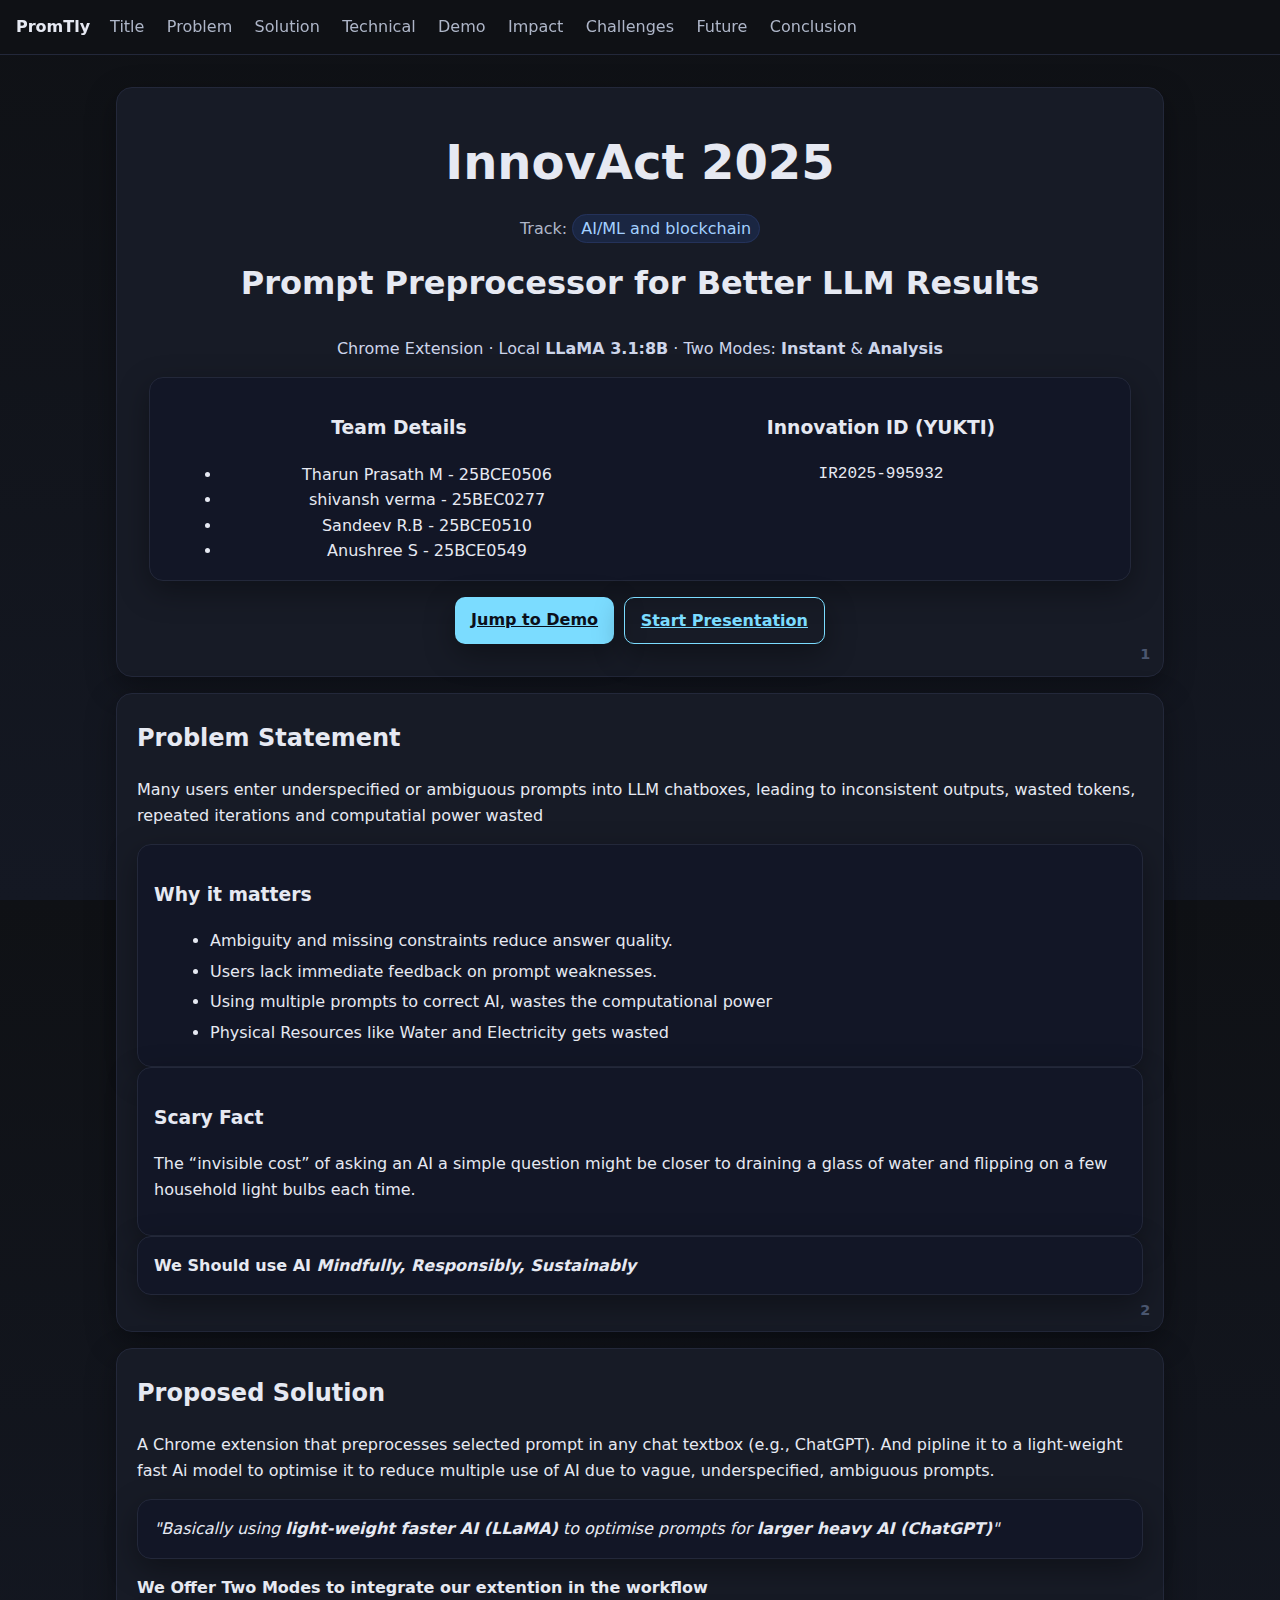
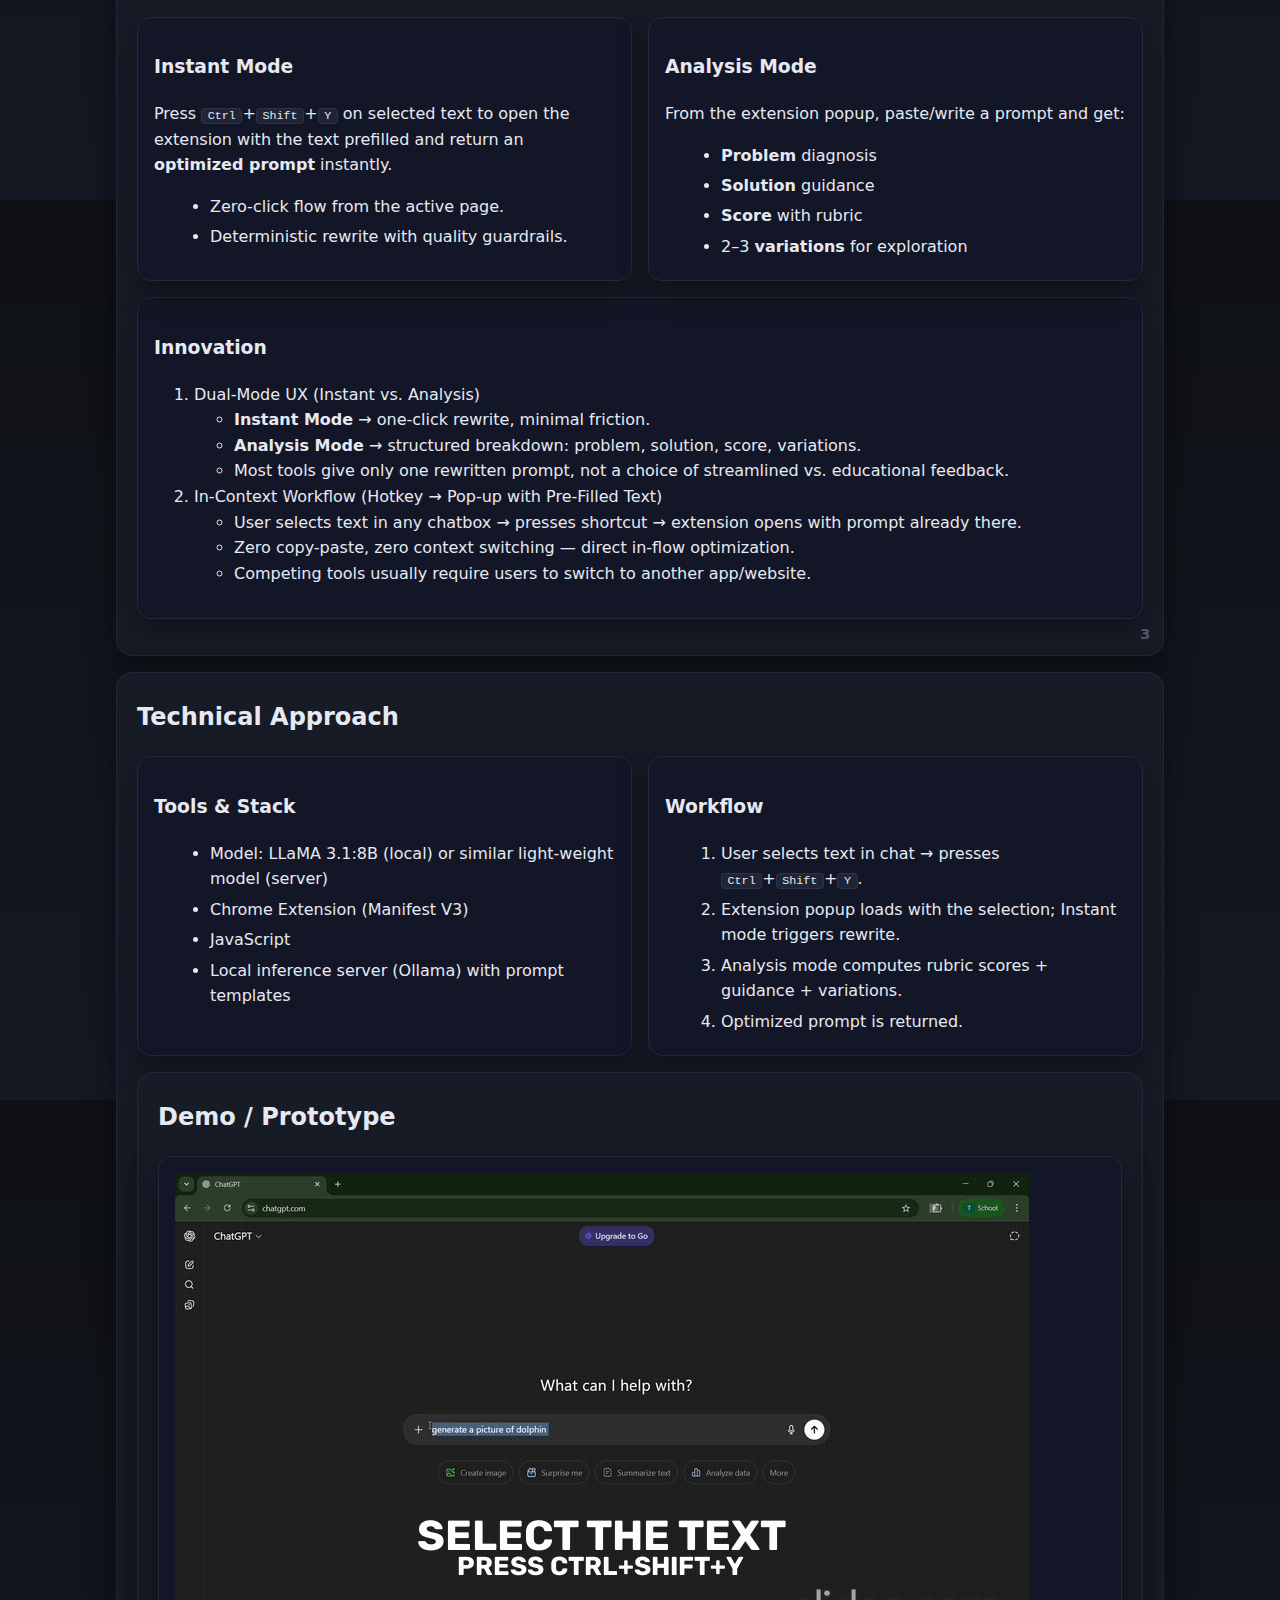
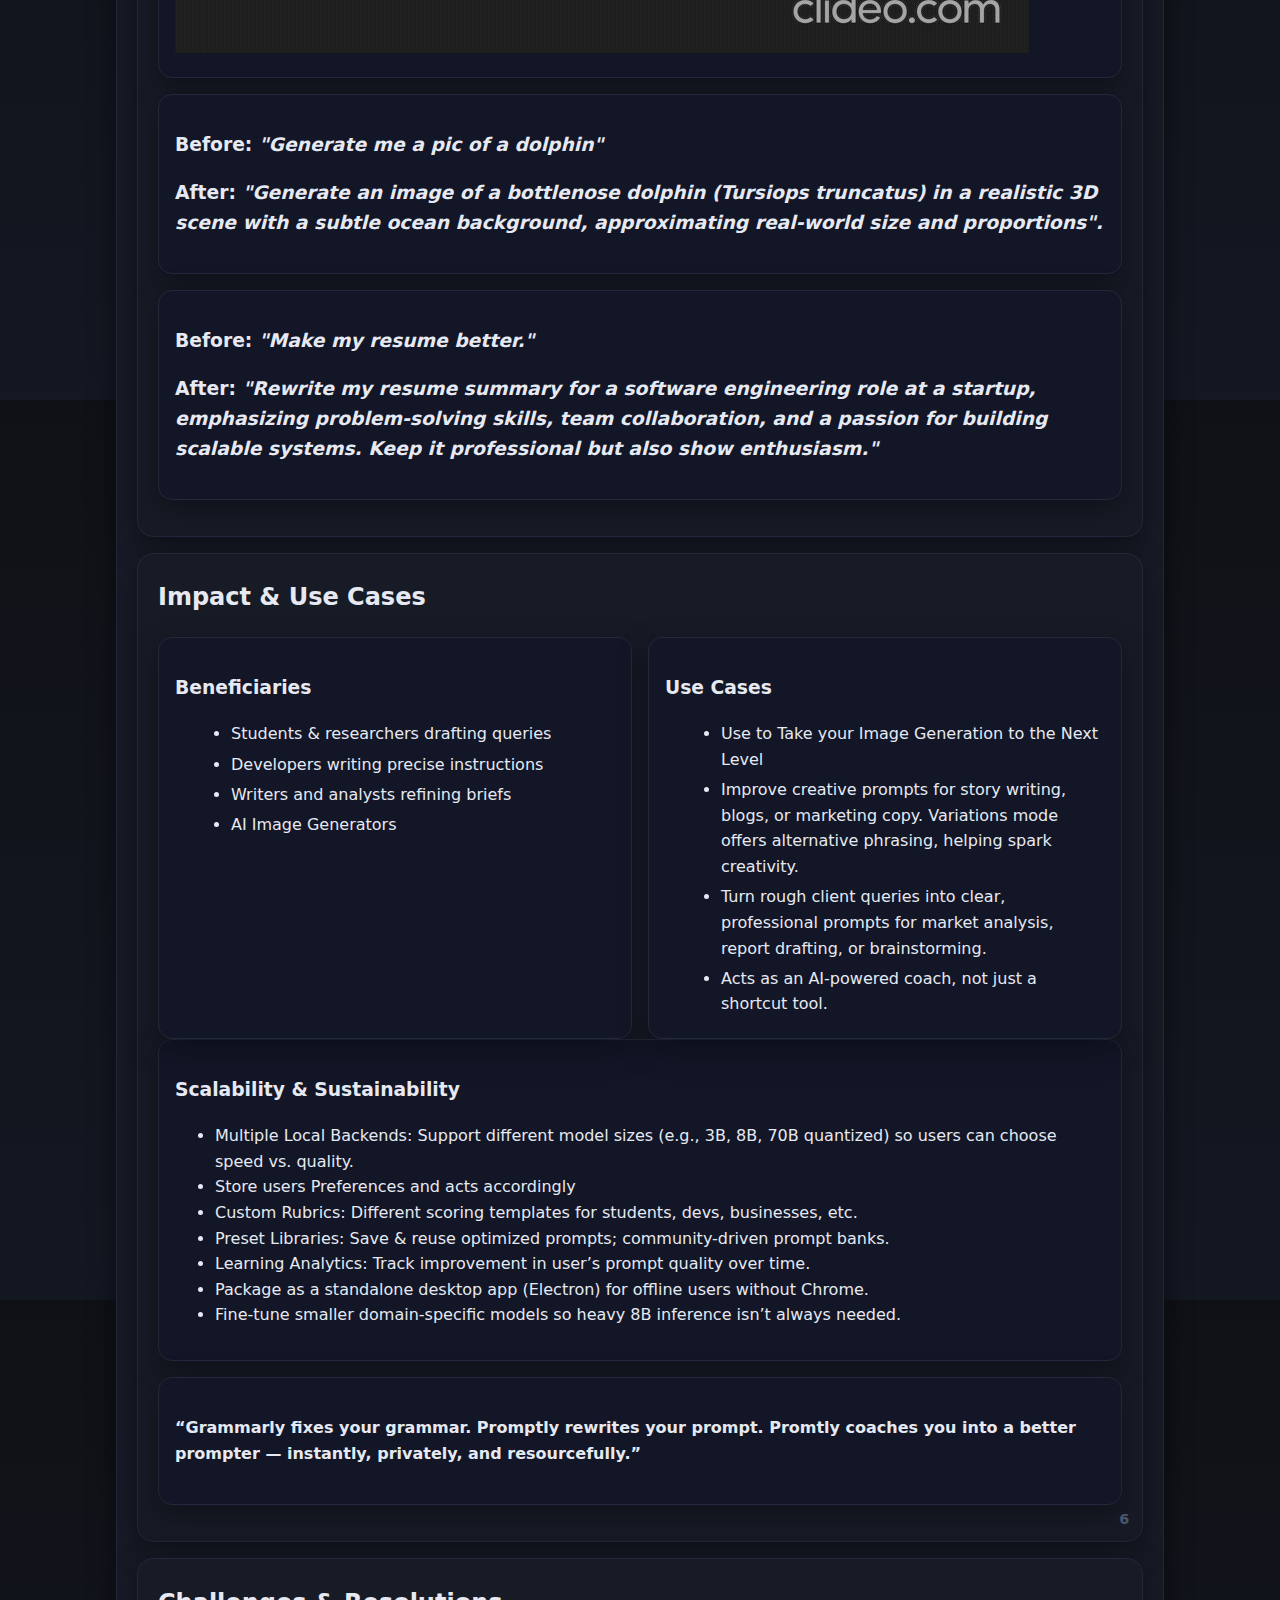
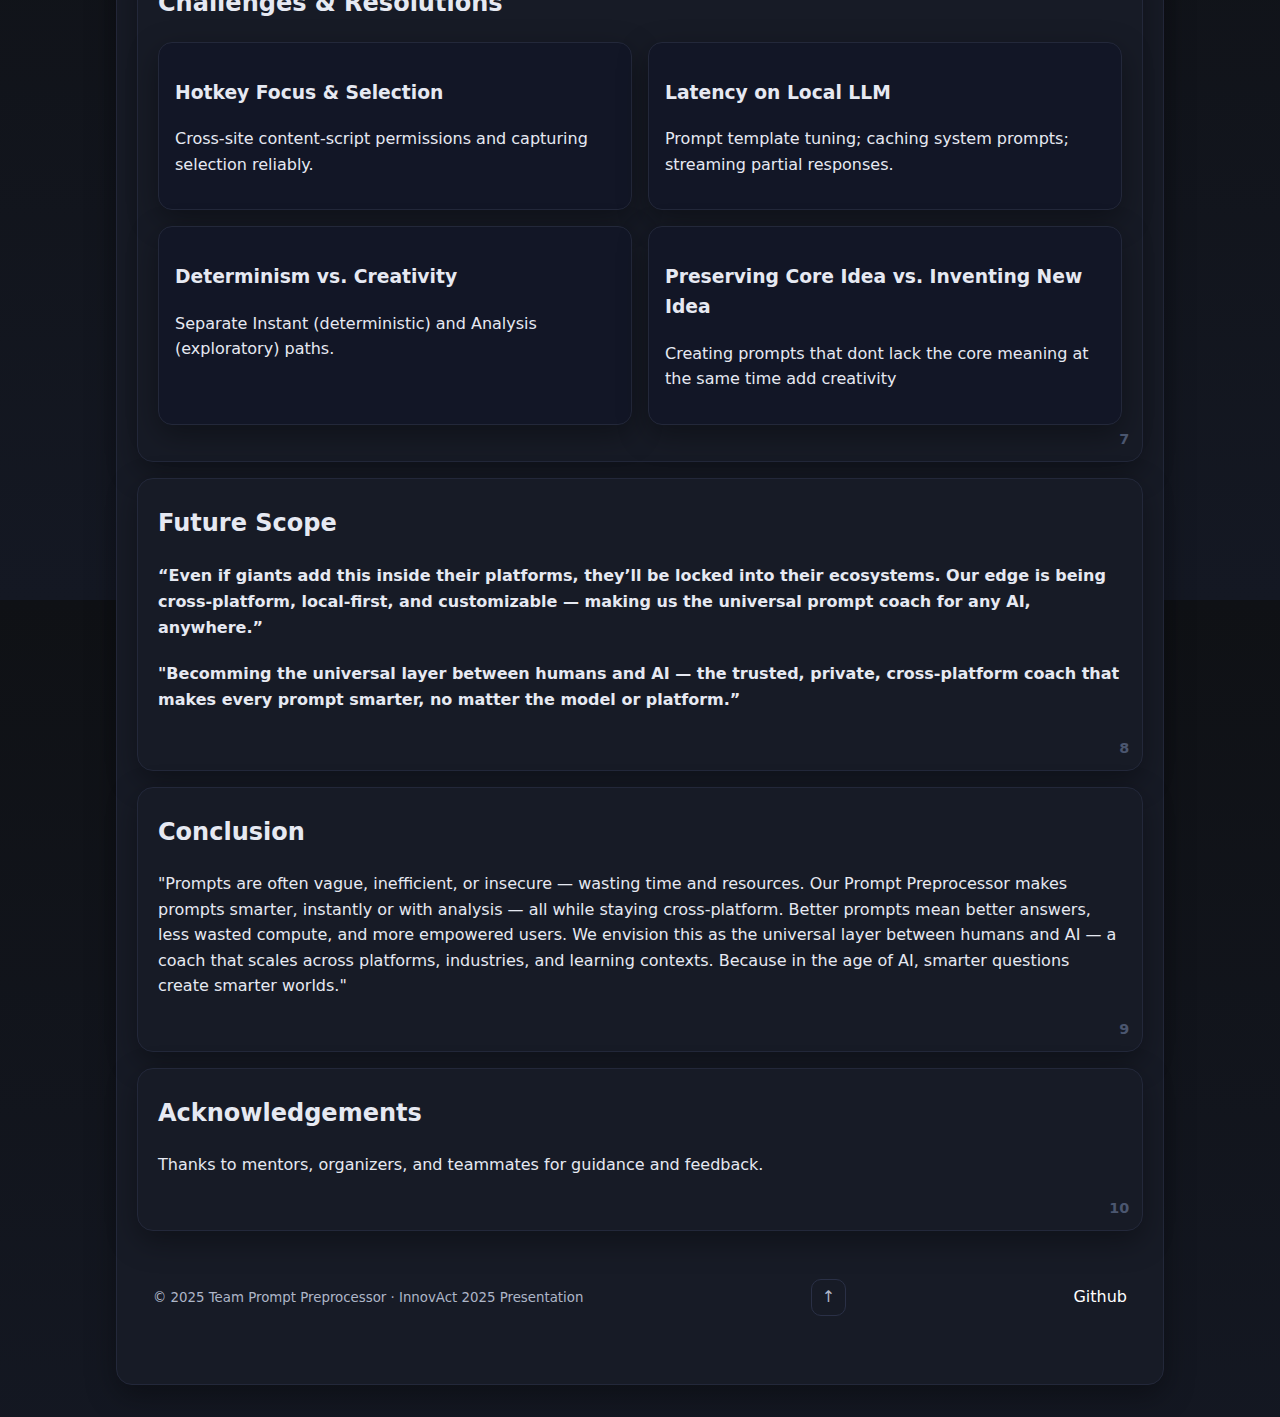
<file: website/index.html>
<!DOCTYPE html>
<html lang="en">

<head>
    <meta charset="utf-8">
    <title>PromTly</title>
    <meta name="viewport" content="width=device-width, initial-scale=1">
    <meta name="description"
        content="Static presentation site for InnovAct 2025 hackathon – Prompt Preprocessor using local LLaMA 3.1 8B with Instant & Analysis modes.">
    <link rel="stylesheet" href="style.css">
</head>

<body>
    <!-- Sticky Nav -->
    <header class="site-header">
        <div class="brand">
            <span class="title">PromTly</span>
        </div>
        <nav class="nav">
            <a href="#title">Title</a>
            <a href="#problem">Problem</a>
            <a href="#solution">Solution</a>
            <a href="#tech">Technical</a>
            <a href="#demo">Demo</a>
            <a href="#impact">Impact</a>
            <a href="#challenges">Challenges</a>
            <a href="#future">Future</a>
            <a href="#conclusion">Conclusion</a>
            <!-- <a href="#ack">Thanks</a> -->
        </nav>
        <!-- <button id="printBtn" class="btn btn-ghost">Print / Save PDF</button> -->
        <!-- <button id="themeBtn" class="btn btn-ghost" aria-label="Toggle theme">Theme</button> -->
    </header>

    <main id="top">
        <!-- 1. Title Page / Landing Page -->
        <section id="title" class="panel hero" data-section="1. Title Page / Landing Page">
            <div class="hero-inner">
                <h1 class="hack-title">InnovAct 2025</h1>
                <p class="subtitle">Track: <span class="pill" id="trackPill">AI/ML and blockchain</span></p>

                <h2 class="proj-title">Prompt Preprocessor for Better LLM Results</h2>
                <p class="tagline">Chrome Extension · Local <strong>LLaMA 3.1:8B</strong> · Two Modes:
                    <strong>Instant</strong> & <strong>Analysis</strong></p>

                <div class="card grid two">
                    <div>
                        <h3>Team Details</h3>
                        <ul class="team">
                            <li>Tharun Prasath M - 25BCE0506</li>
                            <li>shivansh verma - 25BEC0277</li>
                            <li>Sandeev R.B - 25BCE0510</li>
                            <li>Anushree S - 25BCE0549</li>
                        </ul>
                    </div>
                    <div>
                        <h3>Innovation ID (YUKTI)</h3>
                        <p class="mono" id="innovationId">IR2025-995932</p>
                    </div>
                </div>

                <div class="hero-actions">
                    <a class="btn" href="#demo">Jump to Demo</a>
                    <a class="btn btn-outline" href="#problem">Start Presentation</a>
                </div>
            </div>
            <span class="section-label">1</span>
        </section>

        <!-- 2. Problem Statement -->
        <section id="problem" class="panel" data-section="2. Problem Statement">
            <h2>Problem Statement</h2>
            <p>
                Many users enter underspecified or ambiguous prompts into LLM chatboxes, leading to
                inconsistent outputs, wasted tokens, repeated iterations and computatial power wasted
            </p>
            <div class="card">
                <h3>Why it matters</h3>
                <ul class="bullets">
                    <li>Ambiguity and missing constraints reduce answer quality.</li>
                    <li>Users lack immediate feedback on prompt weaknesses.</li>
                    <li>Using multiple prompts to correct AI, wastes the computational power</li>
                    <li>Physical Resources like Water and Electricity gets wasted</li>
                </ul>
            </div>
            <div class="card">
                <h3>Scary Fact</h3>
                <p>The “invisible cost” of asking an AI a simple question might be closer to draining a glass of water
                    and flipping on a few household light bulbs each time.</p>
            </div>
            <div class="card">
                <b>We Should use AI <i>Mindfully, Responsibly, Sustainably</i></b>
            </div>
            <span class="section-label">2</span>
        </section>

        <!-- 3. Proposed Solution -->
        <section id="solution" class="panel" data-section="3. Proposed Solution">
            <h2>Proposed Solution</h2>
            <p>
                A Chrome extension that preprocesses selected prompt in any chat textbox (e.g., ChatGPT). And pipline it
                to a light-weight fast Ai model to optimise it to reduce multiple use of AI due to vague,
                underspecified, ambiguous prompts.
            </p>
            <div class="card">
                <i>"Basically using <b>light-weight faster AI (LLaMA)</b> to optimise prompts for <b>larger heavy AI
                        (ChatGPT)</b>"</i>
            </div>
            <p></p>
            <b>We Offer Two Modes to integrate our extention in the workflow</b>
            <p></p>

            <div class="grid two">
                <div class="card">
                    <h3>Instant Mode</h3>
                    <p>Press <kbd>Ctrl</kbd>+<kbd>Shift</kbd>+<kbd>Y</kbd> on selected text to open the extension with
                        the text prefilled and return an <strong>optimized prompt</strong> instantly.</p>
                    <ul class="bullets">
                        <li>Zero-click flow from the active page.</li>
                        <li>Deterministic rewrite with quality guardrails.</li>
                    </ul>
                </div>
                <div class="card">
                    <h3>Analysis Mode</h3>
                    <p>From the extension popup, paste/write a prompt and get:</p>
                    <ul class="bullets">
                        <li><strong>Problem</strong> diagnosis</li>
                        <li><strong>Solution</strong> guidance</li>
                        <li><strong>Score</strong> with rubric</li>
                        <li>2–3 <strong>variations</strong> for exploration</li>
                    </ul>
                </div>
            </div>
            <p></p>
            <div class="card">
                <h3>Innovation</h3>
                <ol>
                    <li>Dual-Mode UX (Instant vs. Analysis)
                        <ul>
                            <li><b>Instant Mode</b> → one-click rewrite, minimal friction.</li>
                            <li><b>Analysis Mode</b> → structured breakdown: problem, solution, score, variations.</li>
                            <li>Most tools give only one rewritten prompt, not a choice of streamlined vs. educational
                                feedback.</li>
                        </ul>
                    </li>
                    <li>In-Context Workflow (Hotkey → Pop-up with Pre-Filled Text)
                        <ul>
                            <li>User selects text in any chatbox → presses shortcut → extension opens with prompt
                                already there.</li>
                            <li>Zero copy-paste, zero context switching — direct in-flow optimization.</li>
                            <li>Competing tools usually require users to switch to another app/website.</li>
                        </ul>
                    </li>
                </ol>
            </div>
            <span class="section-label">3</span>
        </section>

        <!-- 4. Technical Approach  -->
        <section id="tech" class="panel" data-section="4. Technical Approach">
            <h2>Technical Approach</h2>

            <div class="grid two">
                <div class="card">
                    <h3>Tools & Stack</h3>
                    <ul class="bullets">
                        <li>Model: LLaMA 3.1:8B (local) or similar light-weight model (server)</li>
                        <li>Chrome Extension (Manifest V3)</li>
                        <li>JavaScript </li>
                        <li>Local inference server (Ollama) with prompt templates</li>
                    </ul>
                </div>
                <div class="card">
                    <h3>Workflow</h3>
                    <ol class="bullets">
                        <li>User selects text in chat → presses <kbd>Ctrl</kbd>+<kbd>Shift</kbd>+<kbd>Y</kbd>.</li>
                        <li>Extension popup loads with the selection; Instant mode triggers rewrite.</li>
                        <li>Analysis mode computes rubric scores + guidance + variations.</li>
                        <li>Optimized prompt is returned.</li>
                    </ol>
                </div>
            </div>


            <!-- 5. Demo / Prototype  -->
            <section id="demo" class="panel" data-section="5. Demo / Prototype">
                <h2>Demo / Prototype</h2>
                <div class="grid one">
                    <div class="card">
                        <IMG SRC="gif.gif">
                    </div>
                    <div class="card">
                        <h3><b>Before:</b> <i>"Generate me a pic of a dolphin"</i></h3>
                        <h3><b>After:</b> <i>"Generate an image of a bottlenose dolphin (Tursiops truncatus) in a realistic 3D scene with a subtle ocean background, approximating real-world size and proportions".</i></h3>
                    </div>
                    <div class="card">
                        <h3><b>Before:</b> <i>"Make my resume better."</i></h3>
                        <h3><b>After:</b> <i>"Rewrite my resume summary for a software engineering role at a startup, emphasizing problem-solving skills, team collaboration, and a passion for building scalable systems. Keep it professional but also show enthusiasm."</i></h3>
                    </div>

            </section>

            <!-- 6. Impact & Use Case -->
            <section id="impact" class="panel" data-section="6. Impact & Use Cases">
                <h2>Impact & Use Cases</h2>
                <div class="grid two">
                    <div class="card">
                        <h3>Beneficiaries</h3>
                        <ul class="bullets">
                            <li>Students & researchers drafting queries</li>
                            <li>Developers writing precise instructions</li>
                            <li>Writers and analysts refining briefs</li>
                            <li>AI Image Generators</li>
                        </ul>
                    </div>
                    <div class="card">
                        <h3>Use Cases</h3>
                        <ul class="bullets">
                            <li>Use to Take your Image Generation to the Next Level</li>
                            <li>Improve creative prompts for story writing, blogs, or marketing copy. Variations mode
                                offers alternative phrasing, helping spark creativity.</li>
                            <li>Turn rough client queries into clear, professional prompts for market analysis, report
                                drafting, or brainstorming.</li>
                            <li>Acts as an AI-powered coach, not just a shortcut tool.</li>
                        </ul>
                    </div>
                </div>
                <div class="card">
                    <h3>Scalability & Sustainability</h3>
                    <ul>
                        <li>Multiple Local Backends: Support different model sizes (e.g., 3B, 8B, 70B quantized) so
                            users can choose speed vs. quality.</li>
                        <li>Store users Preferences and acts accordingly</li>
                        <li>Custom Rubrics: Different scoring templates for students, devs, businesses, etc.</li>
                        <li>Preset Libraries: Save & reuse optimized prompts; community-driven prompt banks.</li>
                        <li>Learning Analytics: Track improvement in user’s prompt quality over time.</li>
                        <li>Package as a standalone desktop app (Electron) for offline users without Chrome.</li>
                        <li>Fine-tune smaller domain-specific models so heavy 8B inference isn’t always needed.</li>
                    </ul>
                </div>
                <p></p>
                <div class="card">
                    <h4>“Grammarly fixes your grammar. Promptly rewrites your prompt.
                        Promtly coaches you into a better prompter — instantly, privately, and resourcefully.”</h4>
                </div>
                <span class="section-label">6</span>
            </section>

            <!-- 7. Challenges Faced  -->
            <section id="challenges" class="panel" data-section="7. Challenges Faced & How You Overcame Them">
                <h2>Challenges & Resolutions</h2>
                <div class="grid two">
                    <div class="card">
                        <h3>Hotkey Focus & Selection</h3>
                        <p>Cross-site content-script permissions and capturing selection reliably.</p>
                    </div>
                    <div class="card">
                        <h3>Latency on Local LLM</h3>
                        <p>Prompt template tuning; caching system prompts; streaming partial responses.</p>
                    </div>

                    <div class="card">
                        <h3>Determinism vs. Creativity</h3>
                        <p>Separate Instant (deterministic) and Analysis (exploratory) paths.</p>
                    </div>
                    <div class="card">
                        <h3>Preserving Core Idea vs. Inventing New Idea</h3>
                        <p>Creating prompts that dont lack the core meaning at the same time add creativity</p>
                    </div>
                </div>
                <span class="section-label">7</span>
            </section>

            <!-- 8. Future Scope -->
            <section id="future" class="panel" data-section="8. Future Scope">
                <h2>Future Scope</h2>
                <h4>“Even if giants add this inside their platforms, they’ll be locked into their ecosystems. Our edge
                    is being cross-platform, local-first, and customizable — making us the universal prompt coach for
                    any AI, anywhere.”</h4>
                <h4>"Becomming the universal layer between humans and AI — the trusted, private, cross-platform coach
                    that makes every prompt smarter, no matter the model or platform.”</h4>
                <span class="section-label">8</span>
            </section>

            <!-- 9. Conclusion -->
            <section id="conclusion" class="panel" data-section="9. Conclusion">
                <h2>Conclusion</h2>
                <p>"Prompts are often vague, inefficient, or insecure — wasting time and resources. Our Prompt
                    Preprocessor makes prompts smarter, instantly or with analysis — all while staying cross-platform.
                    Better prompts mean better answers, less wasted compute, and more empowered users. We envision this
                    as the universal layer between humans and AI — a coach that scales across platforms, industries, and
                    learning contexts. Because in the age of AI, smarter questions create smarter worlds."</h4>

                    </ol>
                    <span class="section-label">9</span>
            </section>

            <!-- 10. Acknowledgements  -->
            <section id="ack" class="panel" data-section="10. Acknowledgements">
                <h2>Acknowledgements</h2>
                <p>Thanks to mentors, organizers, and teammates for guidance and feedback.</p>
                <span class="section-label">10</span>
            </section>

            <footer class="site-footer">
                <small>&copy; 2025 Team Prompt Preprocessor · InnovAct 2025 Presentation</small>
                <a href="#top" class="to-top" aria-label="Back to top">↑</a>
                <a href="https://github.com/spunkyhacker/promtly" class="top-top" style="color: rgb(255, 255, 255); text-decoration: none;">Github</a>
            </footer>

            <script src="script.js"></script>
</body>

</html>
</file>
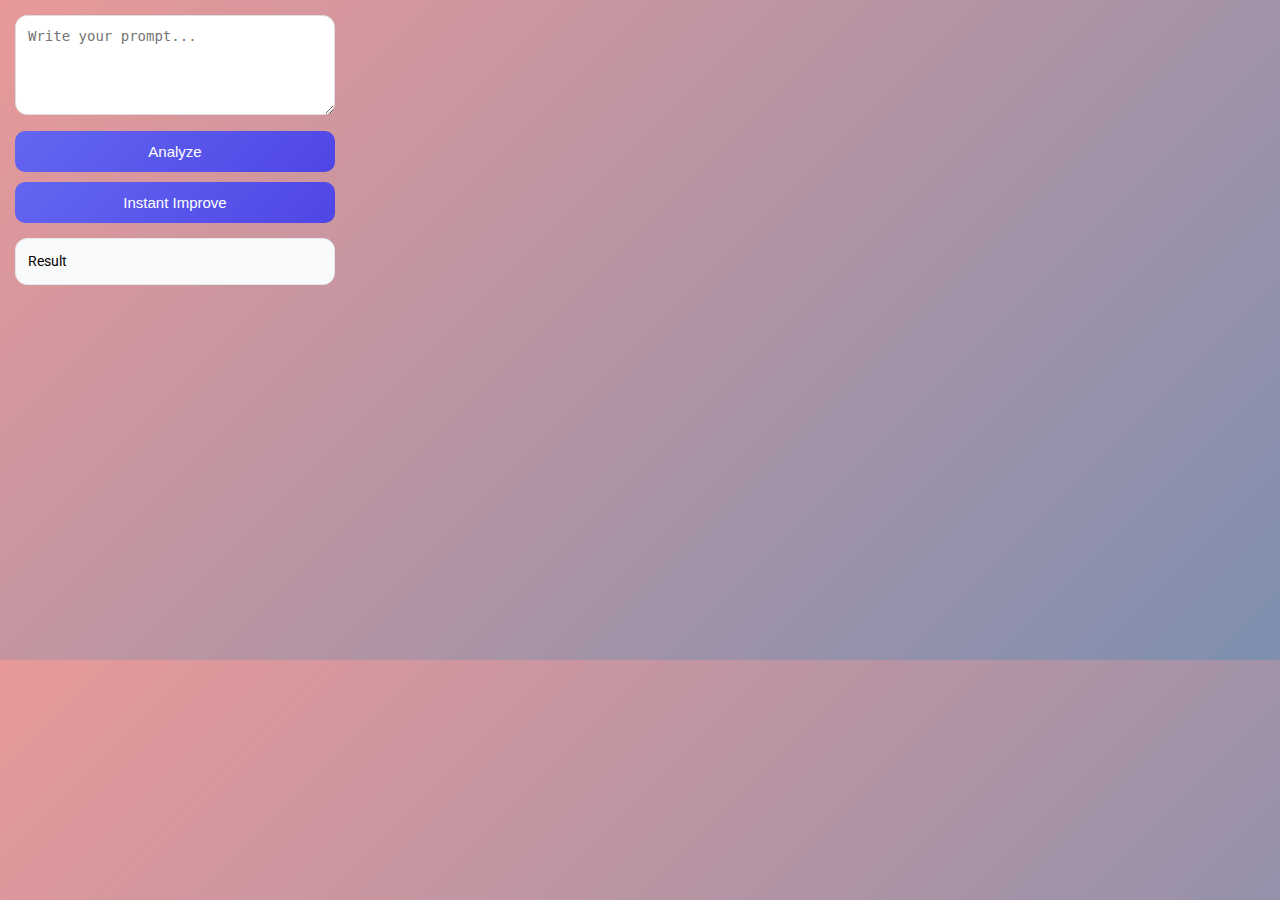
<file: popup.html>
<!DOCTYPE html>
<html>
  <head>
    <title>Prompt Helper</title>
    <style>
      body { font-family: "Arial"; width: 320px; padding: 10px; }
      textarea { width: 100%; height: 80px; }
      button { margin-top: 5px; width: 100%; padding: 6px; border-radius: 6px; }
      .result { margin-top: 10px; white-space: pre-wrap; font-size: 14px; }
      .error { color: red; }
    </style>
    <link rel="stylesheet" href="popup.css">
  </head>
  <body>
    <textarea id="prompt" placeholder="Write your prompt..."></textarea>
    <button id="ask">Analyze</button>
    <button id="improve">Instant Improve</button>
    <div class="result" id="response">Result</div>
    <script src="popup.js"></script>
  </body>
</html>
</file>
<file: website/style.css>
:root{
  --bg:#0f1115;
  --bg-soft:#141823;
  --panel:#171b26;
  --muted:#0d1017;
  --text:#e6e9f2;
  --sub:#aeb6c8;
  --accent:#7bdcff;
  --accent-2:#b084ff;
  --ok:#5fe1a2;
  --warn:#ffd166;
  --danger:#ff7b7b;
  --card:#121626;
  --border:#23283a;
  --shadow:0 10px 30px rgba(0,0,0,.35);
}

*{box-sizing:border-box}
html,body{height:100%}
body{
  margin:0;
  font-family: system-ui, -apple-system, Segoe UI, Roboto, Ubuntu, Cantarell, "Helvetica Neue", Arial, "Noto Sans", "Apple Color Emoji", "Segoe UI Emoji";
  background:linear-gradient(180deg,var(--bg),var(--bg-soft));
  color:var(--text);
  line-height:1.6;
}

.mono{font-family: ui-monospace, SFMono-Regular, Menlo, Monaco, "Roboto Mono", monospace}
kbd{background:#1f2537;color:#e6e9f2;border:1px solid #2b3350;border-radius:4px;padding:0 .35rem;font-size:.9em}
.pill{background:#1a2642;border:1px solid #24325a;color:#a3d0ff;padding:.25rem .5rem;border-radius:999px}

.site-header{
  position:sticky;top:0;z-index:10;
  display:flex;align-items:center;gap:.75rem;
  padding:.6rem 1rem;border-bottom:1px solid var(--border);
  background:rgba(15,17,21,.7);backdrop-filter: blur(8px);
}
.brand{display:flex;align-items:center;gap:.6rem}
.logo{display:inline-grid;place-items:center;width:36px;height:36px;border-radius:10px;background:linear-gradient(135deg,var(--accent),var(--accent-2));color:#0b0f1a;font-weight:900}
.title{font-weight:700}
.nav{display:flex;flex-wrap:wrap;gap:.4rem}
.nav a{color:var(--sub);text-decoration:none;padding:.3rem .5rem;border-radius:8px}
.nav a:hover{background:#1a1f2d;color:var(--text)}
.btn{background:var(--accent);color:#0b0f1a;border:none;padding:.6rem 1rem;border-radius:10px;font-weight:700;cursor:pointer;box-shadow:var(--shadow)}
.btn:hover{filter:brightness(.95)}
.btn-outline{background:transparent;border:1px solid var(--accent);color:var(--accent)}
.btn-ghost{background:transparent;border:1px solid #2a3046;color:var(--sub)}
.btn-ghost:hover{color:var(--text);border-color:#3b4364}

main{max-width:1080px;margin:0 auto;padding:1rem}
.panel{
  background:var(--panel);
  border:1px solid var(--border);
  border-radius:16px;
  padding:1.25rem 1.25rem 2.25rem;
  margin:1rem 0;
  box-shadow:var(--shadow);
  position:relative;
}
.panel.muted{background:var(--muted)}
.panel h2{margin-top:.3rem}
.section-label{
  position:absolute;bottom:.6rem;right:.8rem;
  font-weight:700;color:#61708f;opacity:.7;font-size:.9rem
}

.hero{padding:2rem}
.hero-inner{text-align:center}
.hack-title{font-size:clamp(2rem,5vw,3rem);margin:.2rem 0}
.subtitle{color:var(--sub)}
.proj-title{font-size:clamp(1.4rem,3.5vw,2rem)}
.tagline{color:#cdd5ea}

.grid{display:grid;gap:1rem}
.grid.two{grid-template-columns:1fr}
@media (min-width: 880px){
  .grid.two{grid-template-columns:1fr 1fr}
}
.card{
  background:var(--card);
  border:1px solid var(--border);
  border-radius:14px;
  padding:1rem;
  box-shadow:var(--shadow);
}
.bullets{margin:.2rem 0 0 1rem}
.bullets li{margin:.3rem 0}
.team{margin:.2rem 0 0 1rem}

.hero-actions{display:flex;gap:.6rem;justify-content:center;margin-top:1rem}

.diagram{
  display:grid;grid-auto-flow:column;gap:.6rem;align-items:center;overflow:auto;padding:.4rem
}
.diagram .box{
  background:#0f1424;border:1px solid #2a3150;border-radius:10px;padding:.6rem 1rem;white-space:nowrap
}
.diagram .arrow{color:#8fa1cf}

.score-wrap{margin-top:1rem}
.gauge{display:grid;place-items:center;gap:.4rem}
.g-track{fill:none;stroke:#2a3350;stroke-width:12;stroke-linecap:round}
.g-needle{stroke:var(--ok);stroke-width:5;transform-origin:60px 50px;transform:rotate(0deg)}
.g-value{font-size:1.4rem;font-weight:800}

.site-footer{
  display:flex;justify-content:space-between;align-items:center;
  padding:2rem 1rem;color:var(--sub)
}
.to-top{color:var(--sub);text-decoration:none;border:1px solid #2a3046;border-radius:10px;padding:.3rem .6rem}
.to-top:hover{color:var(--text);border-color:#3b4364}

/* Print-friendly (for PDF export) */
@media print{
  header, .site-footer, #simulateBtn, #themeBtn, #printBtn, .hero-actions {display:none !important}
  body{background:#fff;color:#000}
  .panel{break-inside: avoid}
}
</file>
<file: popup.css>
@import url('https://fonts.googleapis.com/css2?family=Playwrite+AU+QLD:wght@100..400&family=Roboto:ital,wght@0,100..900;1,100..900&display=swap');

body { 
    font-family: "Roboto", sans-serif;
    background: linear-gradient(135deg,#e99999,#7e8fb0);
    padding:15px;
    border-radius: 12px;
    justify-content: center;
    align-items: center;
    min-height: 70vh;
    margin: 0;
}

.container {
    background: #f7caca;
    padding: 24px;
    border-radius: 16px;
    box-shadow: 0 6px 16px rgba(0,0,0,0.08);
    width: 320px;
    max-width: 90%;
    text-align: center;
}

/* Textarea */
textarea { 
    width: 100%; 
    min-height: 100px;
    padding: 12px;
    border-radius: 12px;
    border: 1px solid #ddd;
    font-size: 14px;
    resize: vertical;
    transition: border 0.2s, box-shadow 0.2s;
    margin-bottom: 16px;
    display: block;
    margin-left: auto;
    margin-right: auto;
    box-sizing: border-box;
}
textarea:focus {
    outline: none;
    border: 1px solid #4f46e5;
    box-shadow: 0 0 0 3px rgba(79,70,229,0.15);
}

/* Buttons */
button { 
    display: block;
    width: 100%;
    padding: 12px;
    border: none;
    border-radius: 10px;
    background: linear-gradient(135deg, #6366f1, #4f46e5);
    color: white;
    font-size: 15px;
    font-weight: 500;
    cursor: pointer;
    transition: transform 0.15s ease, box-shadow 0.2s ease;
    margin-bottom: 10px;
}
button:hover {
    box-shadow: 0 4px 10px rgba(99,102,241,0.3);
    transform: translateY(-2px);
}
button:active {
    transform: scale(0.98);
}

/* Result box */
.result { 
    margin-top: 15px;
    background: #f9fafb;
    padding: 12px;
    border-radius: 12px;
    white-space: pre-wrap;
    font-size: 14px; 
    line-height: 1.5;
    border: 1px solid #e5e7eb;
    text-align: left;
}

/* Error messages */
.error { 
    color: #dc2626;
    font-weight: 500;
    margin-top: 8px;
}
</file>
